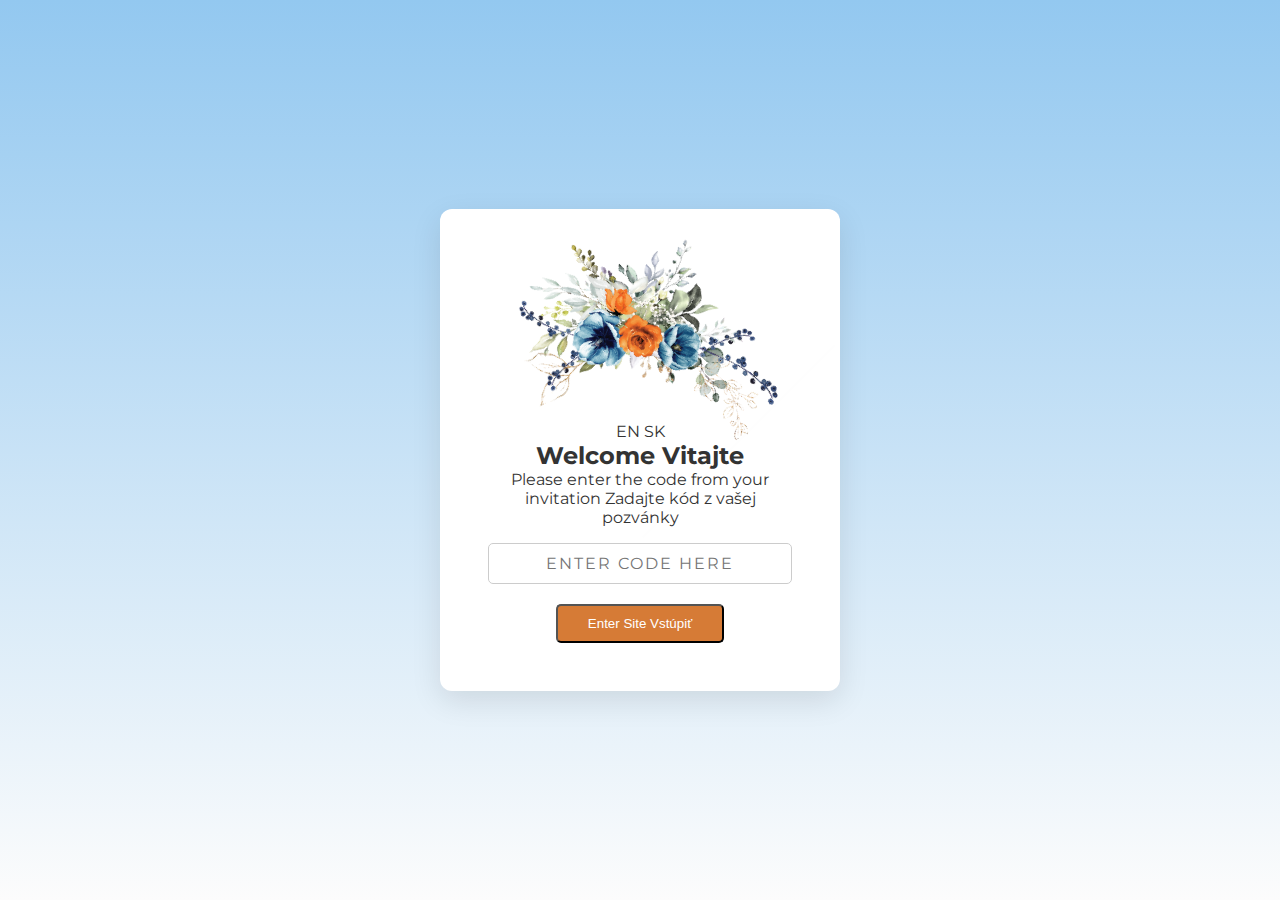
<file: index.html>
<!DOCTYPE html>
<html lang="en">
<head>
    <meta charset="UTF-8">
    <meta name="viewport" content="width=device-width, initial-scale=1.0">
    <title>Monika & Kieran's Wedding</title> <link rel="stylesheet" href="style.css">
    <link rel="preconnect" href="https://fonts.googleapis.com">
    <link rel="preconnect" href="https://fonts.gstatic.com" crossorigin>
    <link href="https://fonts.googleapis.com/css2?family=Corinthia:wght@400;700&family=Montserrat:ital,wght@0,100..900;1,100..900&display=swap" rel="stylesheet">
    <meta property="og:title" content="Monika & Kieran's Wedding">
    <meta property="og:description" content="16 May, 2026 - Join us to celebrate!">
    <meta property="og:image" content="https://monika-kieran-wedding.netlify.app/media/flowers.webp"> <meta property="og:url" content="https://monika-kieran-wedding.netlify.app/">
    <meta property="og:type" content="website">
</head>

<body>
    <div id="password-gateway" class="gateway-overlay">
        <div class="gateway-card">
            <img src="media/flowers.webp" alt="Orange and blue flowers" class="gateway-flowers">
            <div class="lang-switch">
                <span class="lang-btn" data-lang="en" onclick="setLanguage('en')">EN</span>
                <span class="lang-btn" data-lang="sk" onclick="setLanguage('sk')">SK</span>
            </div>

            <h2>
                <span class="lang-en">Welcome</span>
                <span class="lang-sk">Vitajte</span>
            </h2>
            <p>
                <span class="lang-en">Please enter the code from your invitation</span>
                <span class="lang-sk">Zadajte kód z vašej pozvánky</span>
            </p>

            <input type="text" id="pass-input" placeholder="Enter Code Here">
            <button onclick="checkPassword()" class="cta-button">
                <span class="lang-en">Enter Site</span>
                <span class="lang-sk">Vstúpiť</span>
            </button>
            <p id="pass-error" class="error-msg">
                <span class="lang-en">Incorrect code. Please check your invite.</span>
                <span class="lang-sk">Nesprávny kód. Prosím skontrolujte vašu pozvánku.</span>
            </p>
        </div>
    </div>
 <div id="main-content" class="hidden-content">
    <nav>
    <div class="logo">M & K</div>
    
    <ul class="nav-links">
        
        <li>
            <a href="#story">
                <span class="lang-en">Our Story</span>
                <span class="lang-sk">Náš príbeh</span>
            </a>
        </li>
        <li>
            <a href="#details">
                <span class="lang-en">The Day</span>
                <span class="lang-sk">Harmonogram</span>
            </a>
        </li>     
        <li>
            <a href="#practical-info">
                <span class="lang-en">Travel & Stay</span>
                <span class="lang-sk">Doprava a ubytovanie</span>
            </a>
        </li>
         <li>
            <a href="#gifts">
                <span class="lang-en">Gifts</span>
                <span class="lang-sk">Dary</span>
            </a>
        </li>
        <li>
            <a href="#photos">
                <span class="lang-en">Photos</span>
                <span class="lang-sk">Fotky</span>
             </a>
        </li>
        <li>
            <a href="#rsvp">
                <span class="lang-en">RSVP</span>
                <span class="lang-sk">Účasť</span>
            </a>
        </li>
    </ul>
    <div class="nav-actions">
        <!-- Compact Switch -->
        <div class="lang-switch nav-lang-switch">
            <span class="lang-btn" data-lang="en" onclick="setLanguage('en')">EN</span>
            <span class="separator">/</span>
            <span class="lang-btn" data-lang="sk" onclick="setLanguage('sk')">SK</span>
        </div>
        
    <div class="menu-toggle" id="mobile-menu">
        <span class="bar"></span>
        <span class="bar"></span>
        <span class="bar"></span>
    </div>
</nav>

    <header class="hero">
    <img src="media/flowers.webp" alt="Orange and blue flowers" class="floral-frame top-left">
    
     <div class="hero-content">
        <p class="intro">
            <span class="lang-en">Together forever</span>
            <span class="lang-sk">Navždy spolu</span>
        </p>
        <h1 class="names">Monika <span class="amp">&amp;</span> Kieran</h1>
        <p class="date">
            <span class="lang-en">16 May, 2026</span>
            <span class="lang-sk">16. Mája 2026</span>
        </p>
        <a href="#rsvp" class="cta-button">
            <span class="lang-en">RSVP Now</span>
            <span class="lang-sk">Potvrdiť účasť</span>
        </a>
    </div>

    <img src="media/flowers.webp" alt="Orange and blue flowers" class="floral-frame bottom-right">
</header>
<main>
     <section id="story" class="container">
        <h2>
            <span class="lang-en">Our Story</span>
            <span class="lang-sk">Náš Príbeh</span>
        </h2>
        
        <div class="lang-en">
            <p>Monika and Kieran first met each other online playing World of Warcraft in October 2021. Over the following few months they got closer and began to talk to each other more and more until April 2022 when they officially started dating. In October that year, they met each other for the first time when Kieran travelled to Slovakia.</p>
            <p>Since then, they have consistently travelled back and forth to see each other, visiting beautiful idyllic Slovak towns such as Banská Bystrica, Levoča and Stožok. Also visiting beautiful idyllic British towns such as London, Leeds, Reading, Slough and of course, the stunning, St. Neots.</p>
            <p>In November 2025, Kieran finally proposed and they both now look towards their wedding with excitement at beginning their life together.</p>
        </div>
        
        <div class="lang-sk">
            <p>Monika a Kieran sa prvýkrát stretli online pri hraní World of Warcraft v októbri 2021. Počas nasledujúcich mesiacov sa zblížili, komunikovali spolu čoraz viac, a v apríli 2022 oficiálne začali spolu chodiť. V októbri toho istého roku sa prvýkrát stretli osobne, keď Kieran pricestoval na Slovensko.</p>
            <p>Odvtedy pravidelne cestujú jeden za druhým, navštevujúc malebné slovenské mestá ako Banská Bystrica, Levoča a Stožok. Taktiež navštívili malebné britské mestá ako Londýn, Leeds, Reading, Slough a samozrejme, úchvatný St. Neots.</p>
            <p>V novembri 2025 Kieran konečne požiadal Moniku o ruku a obaja sa teraz tešia na svadbu a začiatok spoločného života.</p>
        </div>
    </section>

    <section id="details" class="container">
        <h2>
            <span class="lang-en">The Details</span>
            <span class="lang-sk">Harmonogram</span>
        </h2>
        <div class="timeline">
            
            <div id="ceremony-block" class="event-block">
                <h3>
                    <span class="lang-en">The Ceremony</span>
                    <span class="lang-sk">Obrad</span>
                </h3>
                <p class="time">12:00</p> 
                <p class="venue">Huntingdon Town Hall</p> 
                <address>
                53 High Street<br>
                Huntingdon, PE29 3AQ </address>
                <a href="https://maps.app.goo.gl/EBj3sq8XuHntWNRp8" target="_blank" rel="noopener" class="map-link">
                    <span class="lang-en">View Map</span>
                    <span class="lang-sk">Mapa</span>
                    </a>
            </div>

            <div class="event-block">
                <h3>
                    <span class="lang-en">The Reception</span>
                    <span class="lang-sk">Hostina</span>
                </h3>
                <p id="reception-time" class="time">18:00</p>
                <p class="venue">The Mandeville Hall</p> 
                    <address>
                    Thrapston Road<br>
                    Kimbolton, PE28 0HW </address>
                <a href="https://maps.app.goo.gl/97j2ijXb65GawaDv8" target="_blank" rel="noopener" class="map-link">
                    <span class="lang-en">View Map</span>
                    <span class="lang-sk">Mapa</span>
                </a>
            </div>

        </div>
    </section>

    <section id="practical-info">
    <div class="container">
        <h2>
            <span class="lang-en">Useful Information</span>
            <span class="lang-sk">Užitočné Informácie</span>
        </h2>
        
        <div class="info-grid">
            <div class="info-column">
                <h3>
                    <i class="icon-bed"></i> 
                    <span class="lang-en">Where to Stay</span>
                    <span class="lang-sk">Ubytovanie</span>
                </h3>
                <p class="info-intro">
                    <span class="lang-en">Here are some local options. We recommend booking early as there are limited hotels in the area.</span>
                    <span class="lang-sk">Odporúčame rezervovať ubytovanie včas, kapacity v okolí sú obmedzené.</span>
                </p>
                
                <ul class="practical-list">
                     <li>
                        <strong>Premier Inn Huntingdon (A1/A14)</strong>
                        <span class="detail">
                            <span class="lang-en">Near Huntingdon</span>
                            <span class="lang-sk">Blízko Huntingdonu</span>
                        </span>
                        <a href="https://www.premierinn.com/gb/en/hotels/england/cambridgeshire/huntingdon/huntingdon-a1a14.html" target="_blank" rel="noopener" class="link">
                            <span class="lang-en">Book Now</span>
                            <span class="lang-sk">Rezervovať</span>
                        </a>
                    </li>
                    <li>
                        <strong>Premier Inn St Neots (Colmworth Park)</strong>
                        <span class="detail">St Neots</span>
                        <a href="https://www.premierinn.com/gb/en/hotels/england/cambridgeshire/st-neots/st-neots-colmworth-park.html" target="_blank" rel="noopener" class="link">
                            <span class="lang-en">Book Now</span>
                            <span class="lang-sk">Rezervovať</span>
                        </a>
                    </li>
                    <li>
                        <strong>Premier Inn St Neots (A1/Wyboston)</strong>
                        <span class="detail">St Neots (Wyboston)</span>
                        <a href="https://www.premierinn.com/gb/en/hotels/england/cambridgeshire/st-neots/st-neots-a1wyboston.html" target="_blank" rel="noopener" class="link">
                            <span class="lang-en">Book Now</span>
                            <span class="lang-sk">Rezervovať</span>
                        </a>
                    </li>
                </ul>
            </div>

            <div class="info-column">
                <h3>
                    <i class="icon-car"></i> 
                    <span class="lang-en">Taxis & Transport</span>
                    <span class="lang-sk">Taxi a Doprava</span>
                </h3>
                <p class="info-intro">
                    <span class="lang-en">Please note that parking, especially in Kimbolton, is very limited. We recommend arranging taxis instead.</span>
                    <span class="lang-sk">Odkazy na miestne taxi služby.</span>
                </p>
                
                <ul class="practical-list">
                    <li>
                        <strong>Veezu (St Neots)</strong>
                        <a href="https://www.veezu.co.uk/st-neots" target="_blank" rel="noopener" class="link">
                            <span class="lang-en">Visit Website</span>
                            <span class="lang-sk">Webstránka</span>
                        </a>
                    </li>
                    <li>
                        <strong>Huntingdon Taxis</strong>
                        <a href="https://huntingdontaxi.co.uk/" target="_blank" rel="noopener" class="link">
                            <span class="lang-en">Visit Website</span>
                            <span class="lang-sk">Webstránka</span>
                        </a>
                    </li>
                    <li>
                        <strong>Amigo Carz (Huntingdon)</strong>
                        <a href="https://amigocarz.co.uk/" target="_blank" rel="noopener" class="link">
                            <span class="lang-en">Visit Website</span>
                            <span class="lang-sk">Webstránka</span>
                        </a>
                    </li>
                </ul>
            </div>
        </div>
    </div>
</section>

<!-- NEW SECTION: GIFTS -->
<section id="gifts" class="container">
    <h2>
        <span class="lang-en">Gifts</span>
        <span class="lang-sk">Dary</span>
    </h2>
    <div class="gift-content">
        <div class="lang-en">
            <p>Your presence at our wedding is the greatest gift of all. However, should you wish to honour us with a gift, a contribution towards our honeymoon would be truly appreciated.</p>
        </div>
        <div class="lang-sk">
            <p>Vaša prítomnosť na našej svadbe je pre nás tým najväčším darom. Ak by ste nás však chceli obdarovať, budeme veľmi vďační za príspevok na našu svadobnú cestu.</p>
        </div>
    </div>
</section>

<section id="photos" class="container photo-upload-section">
    <h2>
        <span class="lang-en">Capture the Moment</span>
        <span class="lang-sk">Zachytte Momenty</span>
    </h2>
    
    <div class="lang-en">
        <p>We would love to see our wedding through your eyes! Please help us capture the memories by uploading your photos and videos to our shared album.</p>
    </div>
    <div class="lang-sk">
        <p>Radi by sme videli našu svadbu vašimi očami! Pomôžte nám uchovať spomienky a nahrajte vaše fotky a videá do nášho spoločného albumu.</p>
    </div>

    <a href="https://photos.app.goo.gl/A9ArUx8c7tDxbVbEA" target="_blank" rel="noopener" class="cta-button">
        <span class="lang-en">Upload Photos</span>
        <span class="lang-sk">Nahrať Fotky</span>
    </a>

    <div class="hashtag-wrapper">
        <p class="hashtag">#MonikaAndKieran2026</p>
        <p class="hashtag-sub">
            <span class="lang-en">Tag us on Instagram!</span>
            <span class="lang-sk">Označte nás na Instagrame!</span>
        </p>
    </div>
</section>

    <section id="rsvp" class="container">
    <h2>RSVP</h2>
    <p>
        <span class="lang-en">We can't wait to celebrate with you! Please respond by 5 April, 2026.</span>
        <span class="lang-sk">Tešíme sa, že to s nami oslávite! Prosím potvrďte účasť do 5. apríla 2026.</span>
    </p>
  <form id="rsvp-form" class="rsvp-form">
    
    <div class="form-group">
        <label for="full-name">
            <span class="lang-en">Full Name(s)</span>
            <span class="lang-sk">Celé Meno (Mená)</span>
        </label>
    
        <input type="text" id="full-name" name="name" autocomplete="name" placeholder="e.g. Jane Doe & Plus One" required>
    </div>


<div class="form-group">
    <label>
        <span class="lang-en">Will you be attending?</span>
        <span class="lang-sk">Zúčastníte sa svadby?</span>
    </label>
    <div class="radio-group">
        <label class="radio-label">
            <input type="radio" name="attendance" value="Yes" onclick="toggleRSVP(true)" required>
            <span class="lang-en">Joyfully Accept</span>
            <span class="lang-sk">S radosťou prídem</span>
        </label>
        <label class="radio-label">
            <input type="radio" name="attendance" value="No" onclick="toggleRSVP(false)">
            <span class="lang-en">Regretfully Decline</span>
            <span class="lang-sk">Bohužiaľ nemôžem</span>
        </label>
    </div>
</div>

<div id="guest-fields" class="hidden">
    <div class="form-group">
        <label for="guests">
            <span class="lang-en">Number of Guests</span>
            <span class="lang-sk">Počet hostí</span>
        </label>
        <select id="guests" name="guest-count">
            <option value="1">1</option>
            <option value="2">2</option>
            <option value="3">3</option>
            <option value="4">4</option>
            <option value="5">5</option>
        </select>
    </div>
</div>

<div id="note-fields" class="hidden">
    <div class="form-group">
        <!-- This label text is set by Javascript (script.js) -->
        <label for="notes" id="notes-label">Dietary Restrictions, Song Requests, or Other Notes</label>
        <textarea id="notes" name="notes" rows="4"></textarea>
    </div>
</div>
    <button type="submit" id="submit-btn" class="submit-btn">
        <span class="lang-en">Send RSVP</span>
        <span class="lang-sk">Odoslať</span>
    </button>
</form>

<div id="rsvp-success" class="success-message hidden">
    <!-- Message for Attending (Yes) -->
    <div id="msg-yes" class="hidden">
        <div class="lang-en">
             <h3>Hooray!</h3>
             <p>Your RSVP has been sent. We can't wait to see you!</p>
        </div>
        <div class="lang-sk">
             <h3>Hurá!</h3>
             <p>Vaša odpoveď bola odoslaná. Tešíme sa na vás!</p>
        </div>
    </div>

    <!-- Message for Not Attending (No) -->
    <div id="msg-no" class="hidden">
        <div class="lang-en">
             <h3>Thank You</h3>
             <p>Thank you for letting us know. You will be missed!</p>
        </div>
        <div class="lang-sk">
             <h3>Ďakujeme</h3>
             <p>Ďakujeme, že ste nám dali vedieť. Budete nám chýbať!</p>
        </div>
    </div>
    
    <button onclick="resetForm()" class="cta-button small-btn">
        <span class="lang-en">Send Another</span>
        <span class="lang-sk">Poslať ďalší</span>
    </button>
</div>
</section>

<button id="backToTop" title="Go to top">↑</button>
</main>
<footer>
<div class="footer-content">
        <p class="names-footer">Monika & Kieran</p>
        <p class="date-footer">16 • 05 • 2026</p>
        
        <!-- NEW: Hashtag Section -->
        <p class="hashtag">#MonikaAndKieran2026</p>

        <p class="contact-footer">
            <span class="lang-en">Questions? You can reach us at <a href="mailto:kizzalloyd@hotmail.co.uk">kizzalloyd@hotmail.co.uk</a> or <a href="tel:075638146">075 638 146</a></span>
            <span class="lang-sk">Otázky? Napíšte nám na <a href="mailto:kizzalloyd@hotmail.co.uk">kizzalloyd@hotmail.co.uk</a> alebo <a href="tel:+4475638146">+4475 638 146</a></span>
        </p>
        
        <p class="copyright">
            <span class="lang-en">Made with ❤️ by the Bride & Groom</span>
            <span class="lang-sk">Vyrobené s ❤️ nevestou a ženíchom</span>
        </p>
    </div>

</footer>
 </div>
<script src="script.js"></script>
</body>
</html>
</file>
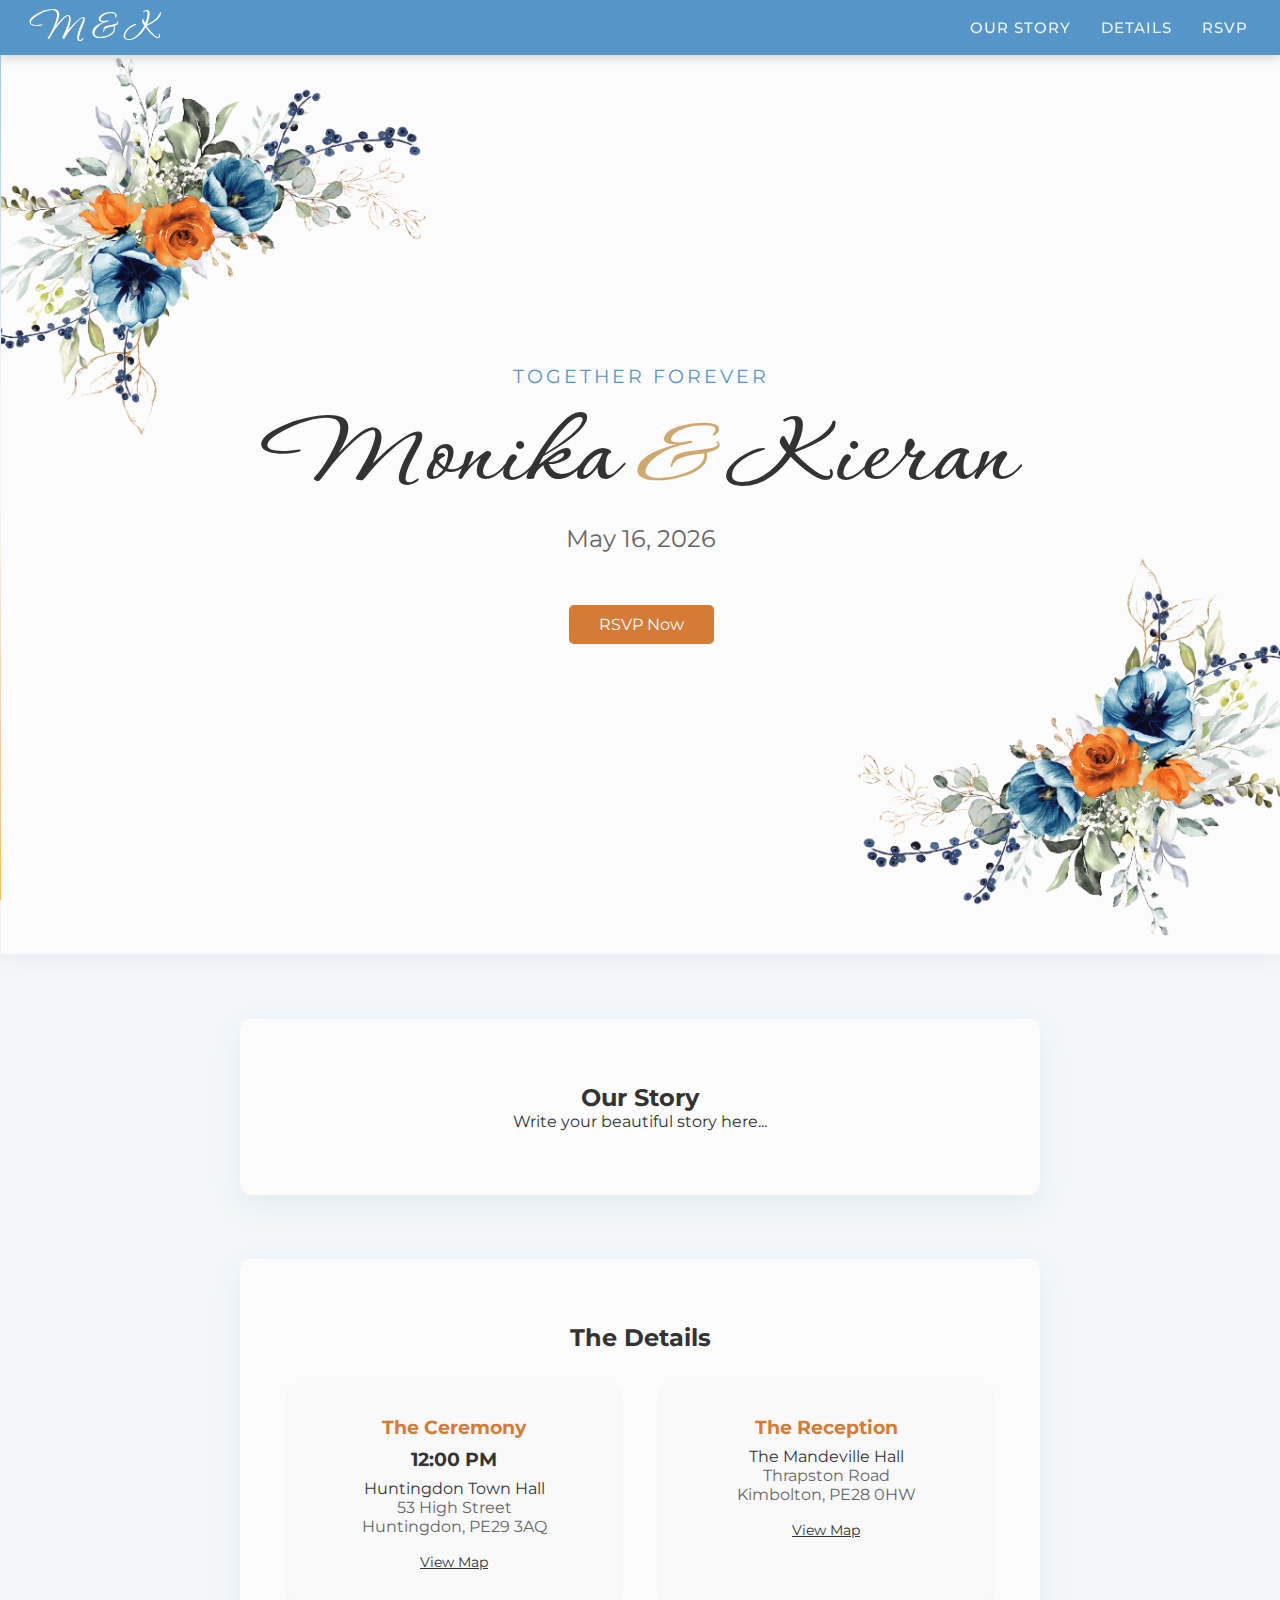
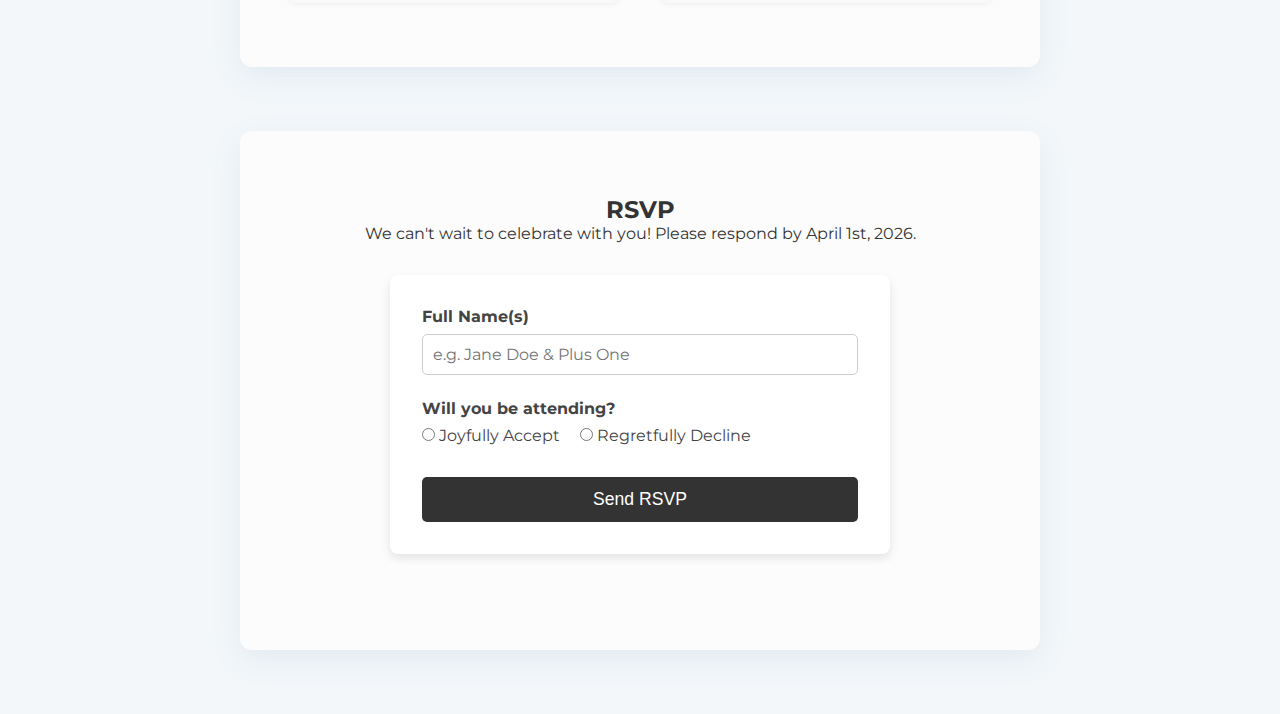
<file: main.html>
<!DOCTYPE html>
<html lang="en">
<head>
    <meta charset="UTF-8">
    <meta name="viewport" content="width=device-width, initial-scale=1.0">
    <title>Monika & Kieran's Wedding</title> <link rel="stylesheet" href="style.css">
    <link rel="preconnect" href="https://fonts.googleapis.com">
    <link rel="preconnect" href="https://fonts.gstatic.com" crossorigin>
   <link href="https://fonts.googleapis.com/css2?family=Corinthia:wght@400;700&family=Montserrat:ital,wght@0,100..900;1,100..900&display=swap" rel="stylesheet">
</head>
<body>

    <nav>
        <div class="logo">M & K</div> <ul class="nav-links">
            <li><a href="#story">Our Story</a></li>
            <li><a href="#details">Details</a></li>
            <li><a href="#rsvp">RSVP</a></li>
        </ul>
    </nav>

    <header class="hero" style="top: -1px; left: 1px;">
    <img src="media/flowers.png" alt="" class="floral-frame top-left" style="left: -72px; top: -47px;">
    
    <div class="hero-content">
        <p class="intro">Together forever</p>
        <h1 class="names">Monika <span class="amp">&amp;</span> Kieran</h1>
        <p class="date">May 16, 2026</p>
        <a href="#rsvp" class="cta-button">RSVP Now</a>
    </div>

    <img src="media/flowers.png" alt="" class="floral-frame bottom-right" style="right: -74px; bottom: -33px;">
</header>

    <section id="story" class="container">
        <h2>Our Story</h2>
        <p>Write your beautiful story here...</p>
    </section>

    <section id="details" class="container">
        <h2>The Details</h2>
        <div class="timeline">
            
            <div class="event-block">
                <h3>The Ceremony</h3>
                <p class="time">12:00 PM</p> <p class="venue">Huntingdon Town Hall</p> <address>
                    53 High Street<br>
                    Huntingdon, PE29 3AQ </address>
                <a href="https://maps.google.com/?q=Huntingdon+Town+Hall" target="_blank" class="map-link">View Map</a>
            </div>

            <div class="event-block">
                <h3>The Reception</h3>
                <p class="venue">The Mandeville Hall</p> <address>
                    Thrapston Road<br>
                    Kimbolton, PE28 0HW </address>
                <a href="https://maps.google.com/?q=The+Mandeville+Hall+Kimbolton" target="_blank" class="map-link">View Map</a>
            </div>

        </div>
    </section>

    <section id="rsvp" class="container">
    <h2>RSVP</h2>
    <p>We can't wait to celebrate with you! Please respond by April 1st, 2026.</p>
  <form name="rsvp" method="POST" data-netlify="true" class="rsvp-form">
    <input type="hidden" name="form-name" value="rsvp">

    <div class="form-group">
        <label for="full-name">Full Name(s)</label>
        <input type="text" id="full-name" name="name" placeholder="e.g. Jane Doe & Plus One" required>
    </div>

    <div class="form-group">
        <label>Will you be attending?</label>
        <div class="radio-group">
            <label class="radio-label">
                <input type="radio" name="attendance" value="Joyfully Accept" onclick="toggleRSVP(true)" required>
                Joyfully Accept
            </label>
            <label class="radio-label">
                <input type="radio" name="attendance" value="Regretfully Decline" onclick="toggleRSVP(false)">
                Regretfully Decline
            </label>
        </div>
    </div>

    <div id="conditional-fields" style="display: none;">
        
        <div class="form-group">
            <label for="guests">Number of Guests</label>
            <select id="guests" name="guest-count">
                <option value="1">1</option>
                <option value="2">2</option>
                <option value="3">3</option>
                <option value="4">4</option>
                <option value="5">5</option>
            </select>
        </div>

        <div class="form-group">
            <label for="dietary">Dietary Restrictions or Song Requests</label>
            <textarea id="dietary" name="notes" rows="4"></textarea>
        </div>

    </div> 
    <button type="submit" class="submit-btn">Send RSVP</button>
</form>
</section>

<script>
    function toggleRSVP(isAttending) {
        const fields = document.getElementById('conditional-fields');
        const guestInput = document.getElementById('guests');

        if (isAttending) {
            // If attending: Show fields and make guest count required
            fields.style.display = 'block';
            guestInput.setAttribute('required', 'true');
        } else {
            // If NOT attending: Hide fields and remove required check
            fields.style.display = 'none';
            guestInput.removeAttribute('required');
        }
    }
</script>
</body>
</html>
</file>
<file: style.css>
/* 1. Global Reset */
html {
    scroll-behavior: smooth;
    scroll-padding-top: 100px; 
}

html, body {
    max-width: 100%;
    position: relative;
    margin: 0;
}

:root {
    /* Colors extracted from your flower image */
    --primary-orange: #d67b36;  /* The rose color */
    --primary-blue: #5695c8;    /* The blue flower color */
    --accent-gold: #cfa86e;     /* The gold stems */
    --bg-color: #fcfcfc;        /* A very soft off-white */
    --text-color: #333333;

    /* Fonts */
    --body-font: 'Montserrat', sans-serif;
    --fancy-font: 'Corinthia', cursive;
}

* {
    margin: 0;
    padding: 0;
    box-sizing: border-box;
}
body {
   background-image: linear-gradient(
    to bottom, 
        #93c8f0 0%,    /* Your Blue */
        #fcfcfc 45%,   /* Off-White buffer start */
        #fcfcfc 55%,   /* Off-White buffer end (creates a clean middle section) */
        #ffbc65 100%   /* Your Orange */
   );
    background-attachment: fixed; /* Keeps the pretty gradient in place while you scroll */
    background-color: #f3f7fa; /* Fallback color just in case */
    color: var(--text-color);
    font-family: var(--body-font);
    margin: 0; /* Sets Montserrat as the default for everything */
    font-weight: 400;
}
.hero, .container, section {
    max-width: 100vw;
    overflow-x: hidden;
}

/* Visibility Control Classes */
.hidden-content,
#ceremony-block.hidden,
#pass-error,
#rsvp-success,
#conditional-fields,
.hidden {
    display: none;
}

/* Gateway Styles */
.gateway-overlay {
    position: fixed;
    top: 0;
    left: 0;
    width: 100%;
    height: 100vh;
    background: linear-gradient(to bottom, #93c8f0 0%, #fcfcfc 100%);
    display: flex;
    justify-content: center;
    align-items: center;
    z-index: 9999;
}

.gateway-card {
    background: white;
    padding: 3rem;
    border-radius: 12px;
    box-shadow: 0 10px 30px rgba(0,0,0,0.1);
    text-align: center;
    max-width: 400px;
    width: 90%;
    overflow: hidden;
}

.gateway-flowers {
    width: 300px; 
    height: auto;
    transform: rotate(-135deg);
    position: relative;
    margin-top: -50px;
    margin-bottom: -60px;
    display: inline-block;
}

#pass-input {
    margin-top: 1rem;
    text-align: center;
    text-transform: uppercase;
    letter-spacing: 2px;
}

.error-msg {
    color: #d9534f;
    font-size: 0.9rem;
    margin-top: 1rem;
}

/* 2. Navigation */
nav {
    display: flex;
    justify-content: space-between;
    align-items: center;
    padding: 0.5rem 2rem;
    background-color: var(--primary-blue);
    position: -webkit-sticky; /* Safari */
    position: sticky;
    top: 0;
    z-index: 2000;
    box-shadow: 0 4px 10px rgba(0,0,0,0.15);
}

.logo {
    font-family: 'Corinthia', cursive;
    font-size: 3rem;
    color: white;
    line-height: 0.7;
    margin-top: 5px;
}

.nav-links {
    list-style: none;
    display: flex;
    gap: 30px;
    margin: 0;
}

.nav-links a {
    text-decoration: none;
    color: rgba(255, 255, 255, 0.9);
    font-weight: 500; 
    font-size: 0.95rem;
    letter-spacing: 1px;
    text-transform: uppercase; /* Makes the links look neat and uniform */
    transition: all 0.3s ease;
}

.nav-links a:hover {
    color: var(--primary-orange);
    text-shadow: 0 0 8px rgba(255,255,255,0.6); /* Adds a subtle glow */
}

.menu-toggle {
    display: none;
    cursor: pointer;
    flex-direction: column;
    gap: 5px;
}

.bar {
    width: 25px;
    height: 3px;
    background-color: white;
    transition: all 0.3s ease;
}

/* 3. Hero Section (Framed Style) */
.hero {
    height: 95vh; /* Full screen height */
    height: 100dvh;/* The fix: Dynamic Viewport Height */
    position: relative; 
    display: flex;
    justify-content: center;
    align-items: center;
    text-align: center;
    background-color: var(--bg-color); 
    overflow: hidden;
    box-shadow: 0 4px 20px rgba(0,0,0,0.05);
}

.hero .intro {
    font-size: 1.2rem;
    text-transform: uppercase;
    letter-spacing: 3px;
    color: var(--primary-blue);
    margin-bottom: 1rem;
}

.hero h1.names {
    font-family: var(--fancy-font); 
    font-weight: 700;
    font-size: 7rem; 
    color: var(--text-color);
    line-height: 1.0;
    margin-bottom: 0.5rem;
}

.hero .amp {
    color: var(--accent-gold); 
    font-style: italic;
}

.hero .date {
    font-size: 1.5rem;
    color: #666;
    margin-bottom: 2rem;
}
.cta-button {
    display: inline-block;
    background: var(--primary-orange); /* Orange button */
    color: white;
    padding: 10px 30px;
    text-decoration: none;
    margin-top: 20px;
    border-radius: 5px;
    transition: background 0.3s;
}

.cta-button:hover {
    background: #b56020; /* Darker orange on hover */
}

/* FLOWER POSITIONING */
.floral-frame {
    position: absolute;
    width: 700px; /* Adjust this size based on how big you want them */
    max-width: 40vw; /* Ensures they don't get too huge on mobile */
    z-index: 1; /* sits behind text if they overlap, or use 0 */
    pointer-events: none; /* Lets clicks pass through to buttons if images overlap */
}

.top-left {
    top: -20px; 
    left: -20px;
    transform: rotate(180deg);/
}

.bottom-right {
    bottom: -20px;
    right: -20px;

}



/* 4. General Sections */
.container {
    background-color: var(--bg-color); 
    padding: 4rem 3rem;
    max-width: 800px;
    margin: 4rem auto; /* Creates space between the cards */
    
    border-radius: 12px; /* Soft corners */
    box-shadow: 0 10px 30px rgba(91, 135, 168, 0.1); /* A very subtle blue-ish shadow matches your theme */
    text-align: center;
    position: relative; /* Ensures it sits above backgrounds */
    z-index: 2;
}

/* Timeline / Events Area */
.timeline {
    display: flex;
    justify-content: center;
    gap: 40px; /* Space between the two blocks */
    flex-wrap: wrap; /* Allows them to stack on small screens */
    margin-top: 2rem;
}

.event-block {
    background: #f9f9f9;
    padding: 2rem;
    border-radius: 8px;
    flex: 1; /* Both blocks take equal width */
    min-width: 250px; /* Prevents them from getting too skinny */
    box-shadow: 0 2px 5px rgba(0,0,0,0.05);
}

.event-block h3 {
    color: var(--primary-orange);
    margin-bottom: 0.5rem;
}

.event-block .time {
    font-weight: bold;
    font-size: 1.2rem;
    margin-bottom: 0.5rem;
}

.event-block address {
    font-style: normal;
    margin-bottom: 1rem;
    color: #666;
}

.map-link {
    color: #333;
    text-decoration: underline;
    font-size: 0.9rem;
}

/* Practical Info Styles */
.info-grid {
    display: grid;
    grid-template-columns: 1fr 1fr; /* Two equal columns */
    gap: 3rem;
    text-align: left; /* Easier to read lists when left-aligned */
    margin-top: 2rem;
}

.info-column h3 {
    color: var(--primary-orange);
    border-bottom: 2px solid var(--accent-gold);
    padding-bottom: 10px;
    margin-bottom: 1rem;
    font-family: var(--body-font);
}

.info-intro {
    font-size: 0.9rem;
    font-style: italic;
    margin-bottom: 1.5rem;
    color: #666;
}

/* The Clean List Style */
.practical-list {
    list-style: none;
    padding: 0;
}

.practical-list li {
    margin-bottom: 1.5rem;
    border-bottom: 1px solid #eee; /* Subtle divider */
    padding-bottom: 0.5rem;
}

.practical-list li:last-child {
    border-bottom: none;
}

.practical-list strong {
    display: block; /* Forces name to own line */
    font-size: 1.1rem;
    color: var(--primary-blue);
}

.practical-list .detail {
    display: block;
    font-size: 0.9rem;
    color: #555;
    margin: 4px 0;
}

.practical-list a {
    color: var(--primary-orange);
    text-decoration: none;
    font-weight: bold;
    font-size: 0.9rem;
}

.practical-list a:hover {
    text-decoration: underline;
}

/* RSVP Form Styles */
.rsvp-form {
    max-width: 500px; /* Keeps form from getting too wide */
    margin: 2rem auto; /* Centers the form */
    text-align: left; /* Aligns labels to the left */
    background: #fff;
    padding: 2rem;
    border-radius: 8px;
    box-shadow: 0 4px 10px rgba(0,0,0,0.1);
}

.form-group {
    margin-bottom: 1.5rem;
}

.form-group label {
    display: block;
    margin-bottom: 0.5rem;
    font-weight: bold;
    color: #444;
}

/* Inputs and Select boxes */
input[type="text"],
select,
textarea {
    width: 100%;
    padding: 10px;
    border: 1px solid #ccc;
    border-radius: 5px;
    font-family: inherit; /* Uses your main font */
    font-size: 1rem;
}

/* Focus styles for accessibility */
input:focus, select:focus, textarea:focus {
    outline: none;
    border-color: #d4a373; /* Gold/Tan highlight */
    box-shadow: 0 0 5px rgba(212, 163, 115, 0.5);
}

/* Radio Buttons Layout */
.radio-group {
    display: flex;
    gap: 20px;
}

.radio-label {
    display: flex;
    align-items: center;
    gap: 8px;
    font-weight: normal !important;
    cursor: pointer;
}

/* Submit Button */
.submit-btn {
    width: 100%;
    padding: 12px;
    background-color: #333; /* Dark button */
    color: white;
    border: none;
    border-radius: 5px;
    font-size: 1.1rem;
    cursor: pointer;
    transition: background 0.3s ease;
}

.submit-btn:hover {
    background-color: #d4a373; /* Turns gold/tan on hover */
}

/* RSVP Success Message */
.success-message {
    text-align: center;
    padding: 3rem;
    background: #fdfdfd;
    border-radius: 8px;
    box-shadow: 0 4px 10px rgba(0,0,0,0.05);
    animation: fadeIn 0.5s ease;
}

.success-message h3 {
    color: var(--primary-orange);
    font-size: 2rem;
    font-family: var(--fancy-font);
    margin-bottom: 1rem;
}

.success-message p {
    font-size: 1.1rem;
    margin-bottom: 1rem;
}

/* Helper for animation */
@keyframes fadeIn {
    from { opacity: 0; transform: translateY(10px); }
    to { opacity: 1; transform: translateY(0); }
}

/* Optional: Make the 'Send Another' button smaller */
.small-btn {
    padding: 8px 20px;
    font-size: 0.9rem;
    margin-top: 1rem;
}

#conditional-fields,
#rsvp-success,
.hidden {
    display: none !important;
}

/* Back to Top Button */
#backToTop {
    position: fixed;
    bottom: 30px;
    right: 30px;
    z-index: 1000; /* Stays on top of everything */
    
    width: 50px;
    height: 50px;
    
    background-color: var(--primary-orange);
    color: white;
    border: none;
    border-radius: 50%; /* Makes it a perfect circle */
    font-size: 1.5rem;
    cursor: pointer;
    box-shadow: 0 4px 10px rgba(0,0,0,0.2);
    
    /* Hidden by default, fades in smoothly */
    opacity: 0;
    visibility: hidden;
    transition: all 0.3s ease-in-out;
}

#backToTop.visible {
    opacity: 1;
    visibility: visible;
}

#backToTop:hover {
    background-color: var(--primary-blue); /* Swaps color on hover */
    transform: translateY(-5px); /* Little jump effect */
}

/* Mobile Tweak */
@media (max-width: 768px) {
    .gateway-card {
        padding: 2rem 1.5rem; 
        width: 85%; 
    }

    /* 2. Shrink the flowers significantly for mobile */
    .gateway-flowers {
        width: 180px; 
        margin-top: -30px;    
        margin-bottom: -40px; 
    }

    .menu-toggle {
        display: flex; /* Show hamburger on mobile */
        z-index: 1001;
    }

    /* Mobile Navigation Overlay */
    .nav-links {
        position: fixed;
        right: -100%; /* Hidden off-screen to the right */
        top: 0;
        flex-direction: column;
        background-color: var(--primary-blue);
        width: 100%;
        height: 100vh;
        justify-content: center;
        align-items: center;
        transition: 0.3s;
        z-index: 1000;
    }

    /* When the menu is active/open */
    .nav-links.active {
        right: 0; /* Slide into view */
    }

    .nav-links li {
        margin: 20px 0;
    }

    .nav-links a {
        font-size: 1.5rem; /* Larger links for fingers */
    }

    /* Animate Hamburger into an "X" when active */
    .menu-toggle.active .bar:nth-child(2) { opacity: 0; }
    .menu-toggle.active .bar:nth-child(1) { transform: translateY(8px) rotate(45deg); }
    .menu-toggle.active .bar:nth-child(3) { transform: translateY(-8px) rotate(-45deg); }

    .hero {
        height: 100dvh;
    }

    .hero h1.names {
        font-size: 3.5rem;
        z-index: 10;
        position: relative;
    }

    .top-left {
        top: 0;
        left: 0;
    }

    .bottom-right {
        bottom: 0;
        right: 0;
    }

    .floral-frame {
        width: 200px; /* Much smaller on mobile */
        max-width: 40vw;
        z-index: 0;
    }

    .container {
        margin: 1.5rem auto; /* Creates a small gap around the card */
        width: 90%; /* Forces the card to stay within 90% of screen width */
        padding: 2rem 1.5rem;
        box-shadow: none; /* Optional: cleaner look on mobile */
        border-radius: 8px;
    }

    .info-grid, .timeline {
        grid-template-columns: 1fr;
        display: block; /* Simpler stacking */
        width: 100%;
    }

    .event-block {
        margin-bottom: 1.5rem;
        min-width: unset; /* Removes the minimum width that might cause overflow */
    }
}

@media (prefers-reduced-motion: reduce) {
    html {
        scroll-behavior: auto;
    }
    * {
        transition: none !important;
        animation: none !important;
    }
}
</file>
